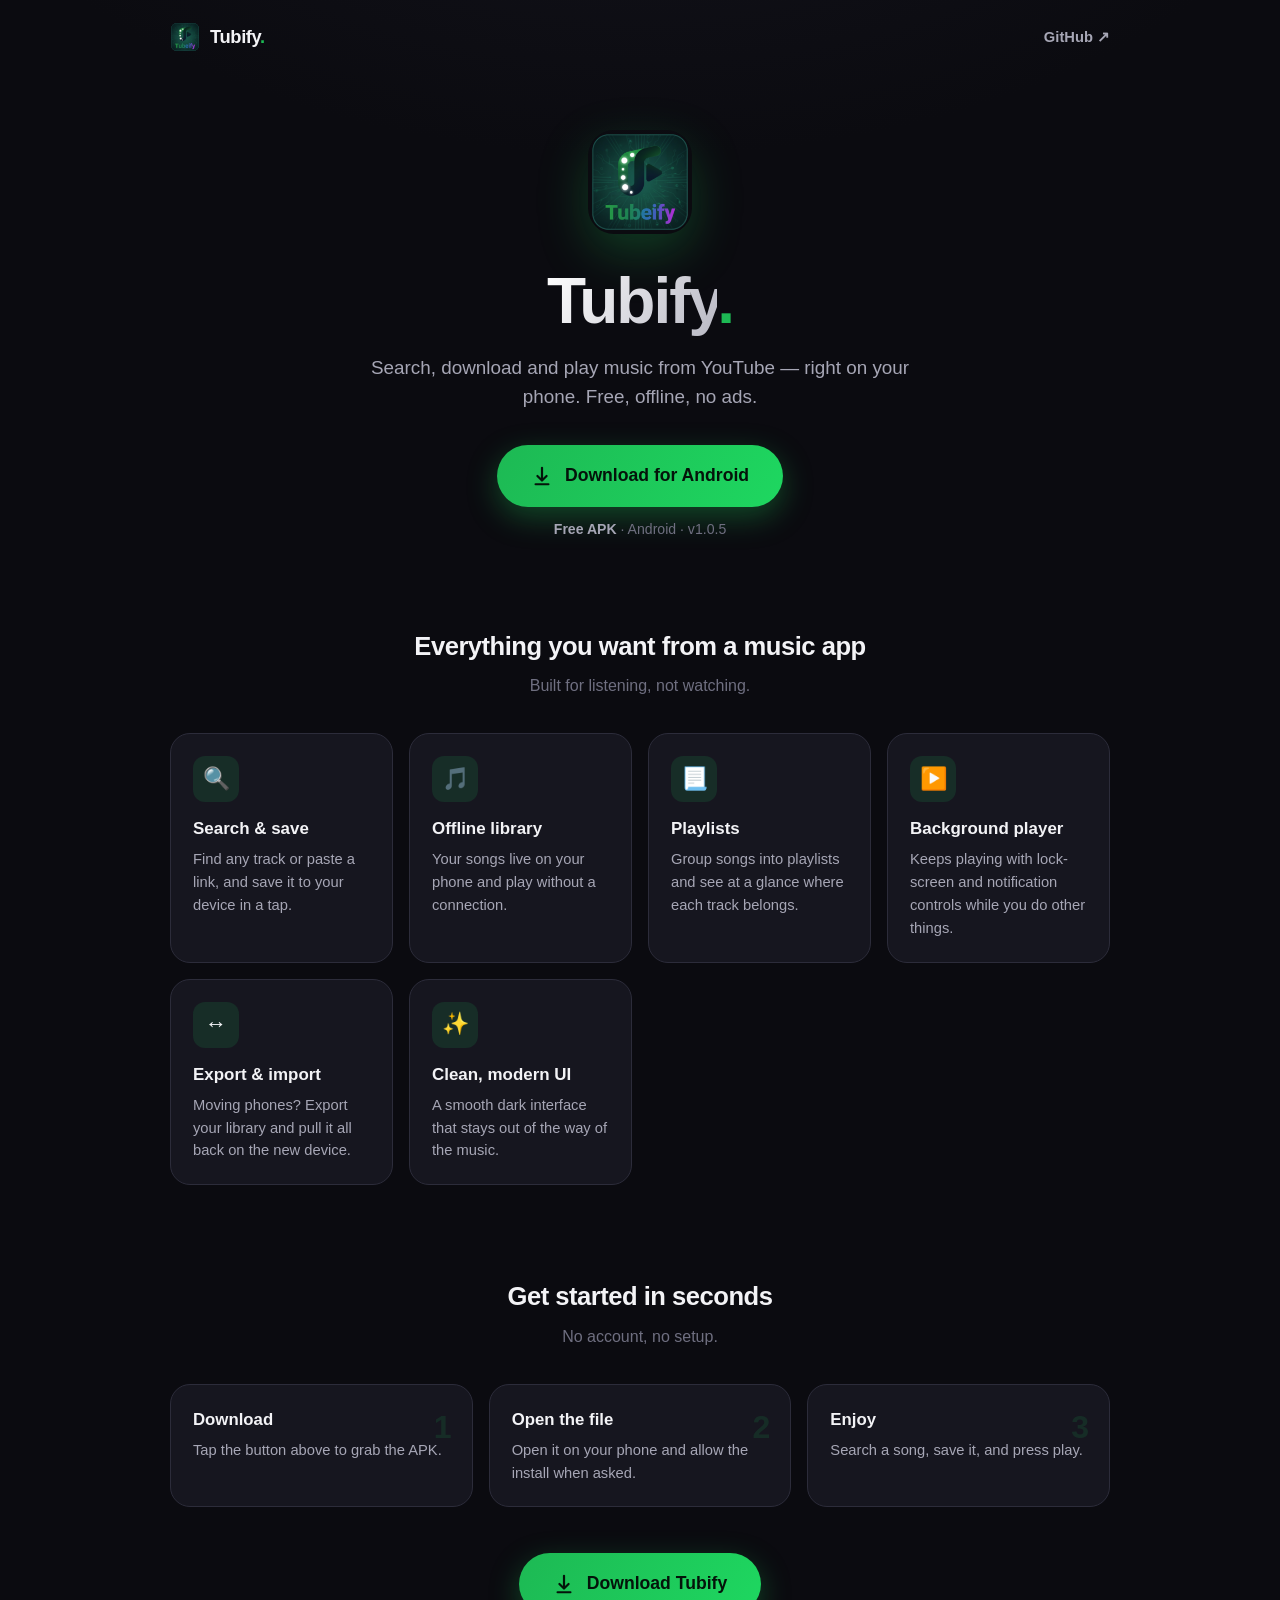
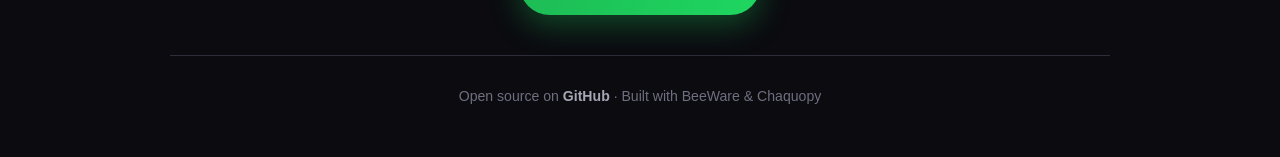
<file: docs/index.html>
<!DOCTYPE html>
<html lang="en">
<head>
<meta charset="UTF-8">
<meta name="viewport" content="width=device-width, initial-scale=1.0">
<title>Tubify — YouTube Music for Android</title>
<link rel="icon" href="icon.png">
<meta name="description" content="Tubify — search, download and play music from YouTube on Android. Free, offline library, playlists, background playback.">
<style>
  :root{
    --bg:#0b0b10; --grad1:#14141d; --surface:#16161f; --surface2:#1f1f2b;
    --border:#2c2c3a; --text:#f3f3f6; --dim:#a6a6b5; --mute:#6f6f80;
    --accent:#1db954; --accent2:#1ed760; --soft:rgba(29,185,84,.14);
    --radius:20px;
  }
  *{box-sizing:border-box;margin:0;padding:0}
  html{scroll-behavior:smooth}
  body{
    font-family:-apple-system,BlinkMacSystemFont,'Segoe UI',Roboto,Helvetica,Arial,sans-serif;
    color:var(--text);
    background:radial-gradient(1200px 700px at 50% -15%,var(--grad1),transparent 60%),var(--bg);
    min-height:100vh; line-height:1.55; -webkit-font-smoothing:antialiased;
    overflow-x:hidden;
  }
  .wrap{max-width:980px;margin:0 auto;padding:0 20px}
  a{color:inherit;text-decoration:none}

  /* nav */
  nav{display:flex;align-items:center;justify-content:space-between;padding:22px 0}
  .brand{display:flex;align-items:center;gap:10px;font-weight:800;font-size:1.15rem;letter-spacing:-.4px}
  .brand img{width:30px;height:30px;border-radius:8px}
  .brand .dot{color:var(--accent)}
  .nav-link{color:var(--dim);font-size:.92rem;font-weight:600;transition:color .2s}
  .nav-link:hover{color:var(--text)}

  /* hero */
  .hero{text-align:center;padding:56px 0 40px}
  .hero .app-icon{width:104px;height:104px;border-radius:26px;box-shadow:0 18px 50px rgba(29,185,84,.28);margin-bottom:26px}
  .hero h1{font-size:clamp(2.6rem,7vw,4rem);font-weight:850;letter-spacing:-2px;line-height:1.05}
  .hero h1 .g{background:linear-gradient(120deg,#fff,#b9b9c4);-webkit-background-clip:text;background-clip:text;-webkit-text-fill-color:transparent}
  .hero h1 .dot{color:var(--accent);-webkit-text-fill-color:var(--accent)}
  .hero p.tag{color:var(--dim);font-size:1.18rem;max-width:560px;margin:18px auto 0}

  .cta{display:flex;flex-direction:column;align-items:center;gap:12px;margin-top:34px}
  .btn{
    display:inline-flex;align-items:center;gap:12px;
    background:linear-gradient(120deg,var(--accent),var(--accent2));
    color:#04130a;font-weight:800;font-size:1.1rem;
    padding:17px 34px;border-radius:999px;border:none;cursor:pointer;
    box-shadow:0 10px 30px rgba(29,185,84,.35);
    transition:transform .18s ease,box-shadow .18s ease;
  }
  .btn:hover{transform:translateY(-2px);box-shadow:0 16px 40px rgba(29,185,84,.45)}
  .btn:active{transform:translateY(0)}
  .btn svg{width:22px;height:22px}
  .sub{color:var(--mute);font-size:.88rem}
  .sub b{color:var(--dim)}

  /* features */
  section{padding:46px 0}
  .sec-title{text-align:center;font-size:1.6rem;font-weight:800;letter-spacing:-.5px;margin-bottom:8px}
  .sec-note{text-align:center;color:var(--mute);margin-bottom:34px}
  .grid{display:grid;grid-template-columns:repeat(auto-fit,minmax(220px,1fr));gap:16px}
  .card{
    background:var(--surface);border:1px solid var(--border);border-radius:var(--radius);
    padding:22px;transition:transform .2s ease,border-color .2s ease,background .2s ease;
  }
  .card:hover{transform:translateY(-3px);border-color:#3a3a4c;background:var(--surface2)}
  .card .ic{width:46px;height:46px;border-radius:12px;background:var(--soft);display:flex;align-items:center;justify-content:center;font-size:22px;margin-bottom:14px}
  .card h3{font-size:1.06rem;margin-bottom:6px}
  .card p{color:var(--dim);font-size:.92rem}

  /* steps */
  .steps{display:grid;grid-template-columns:repeat(auto-fit,minmax(200px,1fr));gap:16px;counter-reset:s}
  .step{background:var(--surface);border:1px solid var(--border);border-radius:var(--radius);padding:22px;position:relative}
  .step::before{counter-increment:s;content:counter(s);position:absolute;top:18px;right:20px;font-weight:850;font-size:2rem;color:var(--soft)}
  .step h3{font-size:1.05rem;margin-bottom:6px}
  .step p{color:var(--dim);font-size:.92rem}

  /* footer */
  footer{border-top:1px solid var(--border);margin-top:30px;padding:30px 0 50px;text-align:center;color:var(--mute);font-size:.88rem}
  footer a{color:var(--dim);font-weight:600}
  footer a:hover{color:var(--accent2)}

  .foot-cta{display:flex;justify-content:center;margin:0 0 40px}
</style>
</head>
<body>
<div class="wrap">

  <nav>
    <div class="brand"><img src="icon.png" alt="Tubify"><span>Tubify<span class="dot">.</span></span></div>
    <a class="nav-link" href="https://github.com/my-online-menu/Tubify" target="_blank" rel="noopener">GitHub ↗</a>
  </nav>

  <header class="hero">
    <img class="app-icon" src="icon.png" alt="Tubify app icon">
    <h1><span class="g">Tubify</span><span class="dot">.</span></h1>
    <p class="tag">Search, download and play music from YouTube — right on your phone. Free, offline, no ads.</p>

    <div class="cta">
      <a class="btn" href="https://github.com/my-online-menu/Tubify/releases/latest/download/tubify.apk">
        <svg viewBox="0 0 24 24" fill="none" stroke="currentColor" stroke-width="2.4" stroke-linecap="round" stroke-linejoin="round"><path d="M12 3v12"/><path d="M7 12l5 5 5-5"/><path d="M5 21h14"/></svg>
        Download for Android
      </a>
      <div class="sub"><b>Free APK</b> · Android · v1.0.5</div>
    </div>
  </header>

  <section>
    <h2 class="sec-title">Everything you want from a music app</h2>
    <p class="sec-note">Built for listening, not watching.</p>
    <div class="grid">
      <div class="card"><div class="ic">🔍</div><h3>Search &amp; save</h3><p>Find any track or paste a link, and save it to your device in a tap.</p></div>
      <div class="card"><div class="ic">🎵</div><h3>Offline library</h3><p>Your songs live on your phone and play without a connection.</p></div>
      <div class="card"><div class="ic">📃</div><h3>Playlists</h3><p>Group songs into playlists and see at a glance where each track belongs.</p></div>
      <div class="card"><div class="ic">▶️</div><h3>Background player</h3><p>Keeps playing with lock-screen and notification controls while you do other things.</p></div>
      <div class="card"><div class="ic">↔️</div><h3>Export &amp; import</h3><p>Moving phones? Export your library and pull it all back on the new device.</p></div>
      <div class="card"><div class="ic">✨</div><h3>Clean, modern UI</h3><p>A smooth dark interface that stays out of the way of the music.</p></div>
    </div>
  </section>

  <section>
    <h2 class="sec-title">Get started in seconds</h2>
    <p class="sec-note">No account, no setup.</p>
    <div class="steps">
      <div class="step"><h3>Download</h3><p>Tap the button above to grab the APK.</p></div>
      <div class="step"><h3>Open the file</h3><p>Open it on your phone and allow the install when asked.</p></div>
      <div class="step"><h3>Enjoy</h3><p>Search a song, save it, and press play.</p></div>
    </div>
  </section>

  <div class="foot-cta">
    <a class="btn" href="https://github.com/my-online-menu/Tubify/releases/latest/download/tubify.apk">
      <svg viewBox="0 0 24 24" fill="none" stroke="currentColor" stroke-width="2.4" stroke-linecap="round" stroke-linejoin="round"><path d="M12 3v12"/><path d="M7 12l5 5 5-5"/><path d="M5 21h14"/></svg>
      Download Tubify
    </a>
  </div>

  <footer>
    <p>Open source on <a href="https://github.com/my-online-menu/Tubify" target="_blank" rel="noopener">GitHub</a> · Built with BeeWare &amp; Chaquopy</p>
  </footer>

</div>
</body>
</html>
</file>
